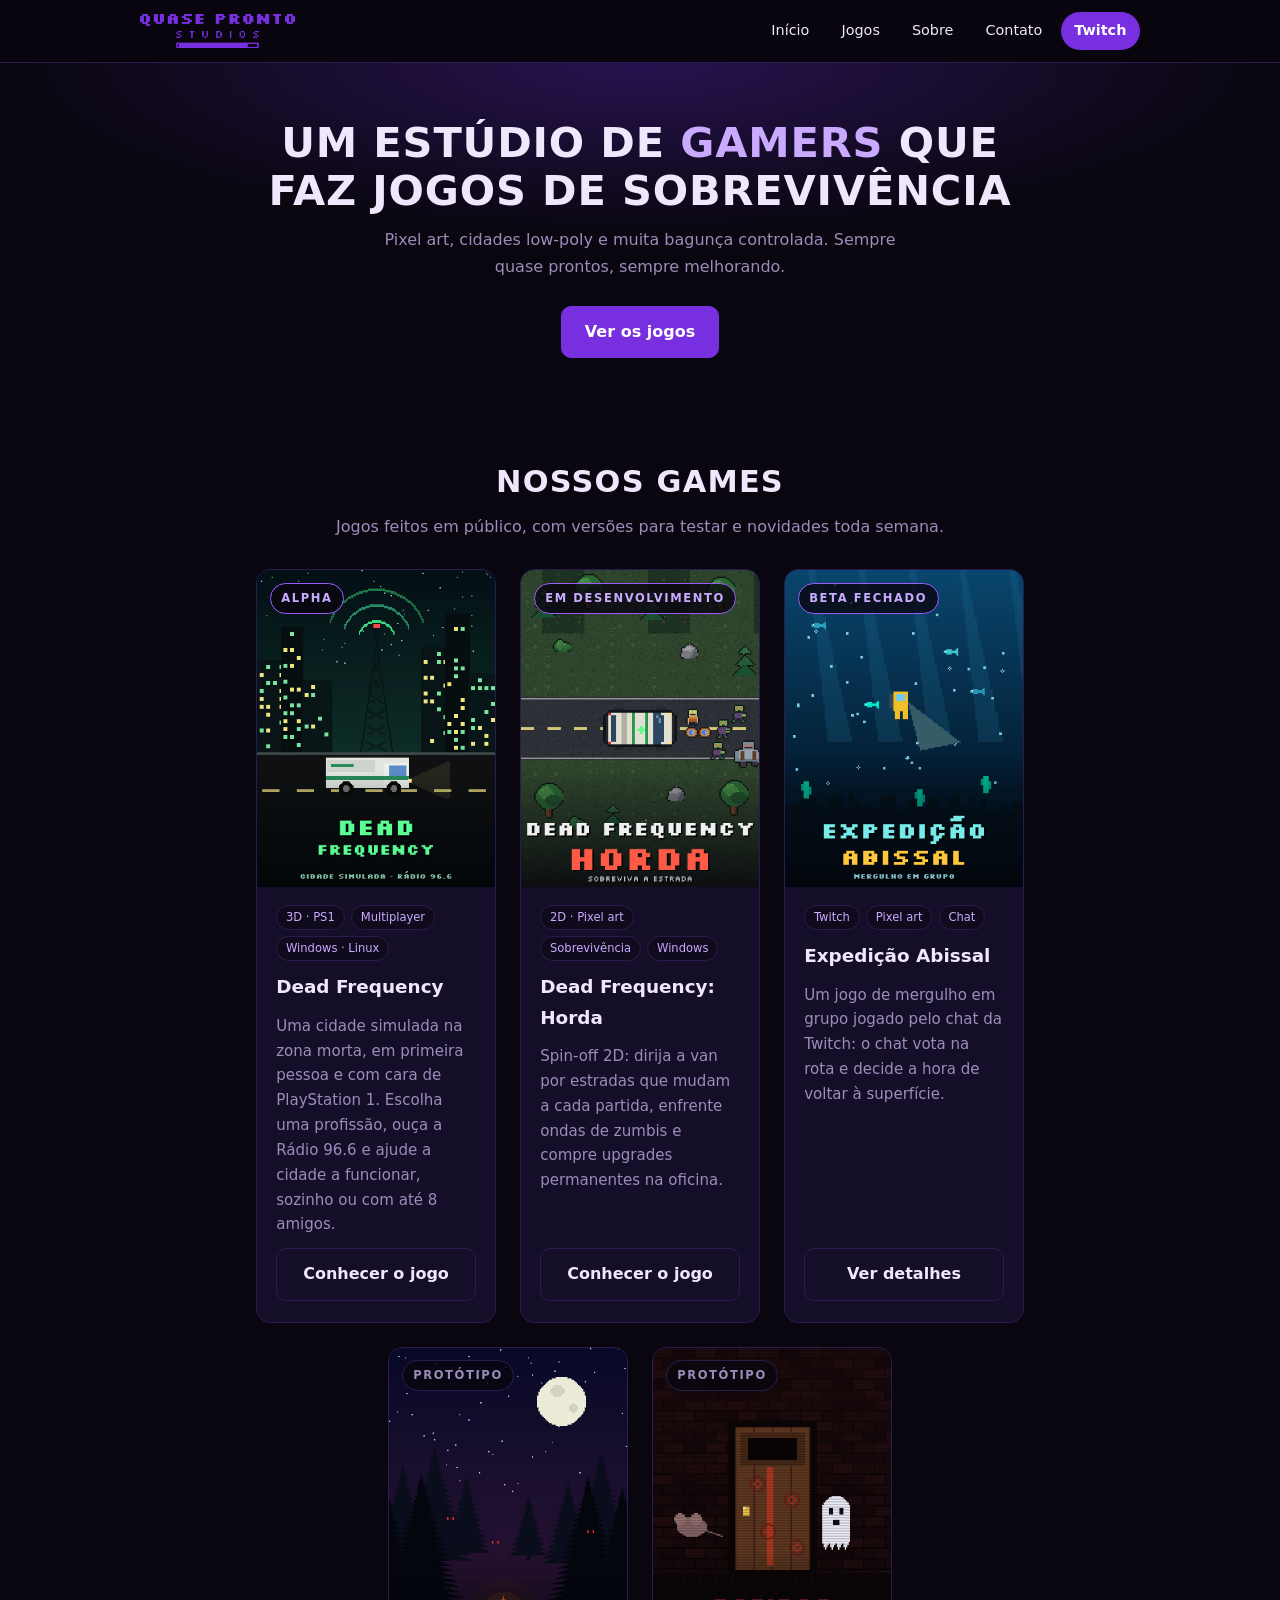
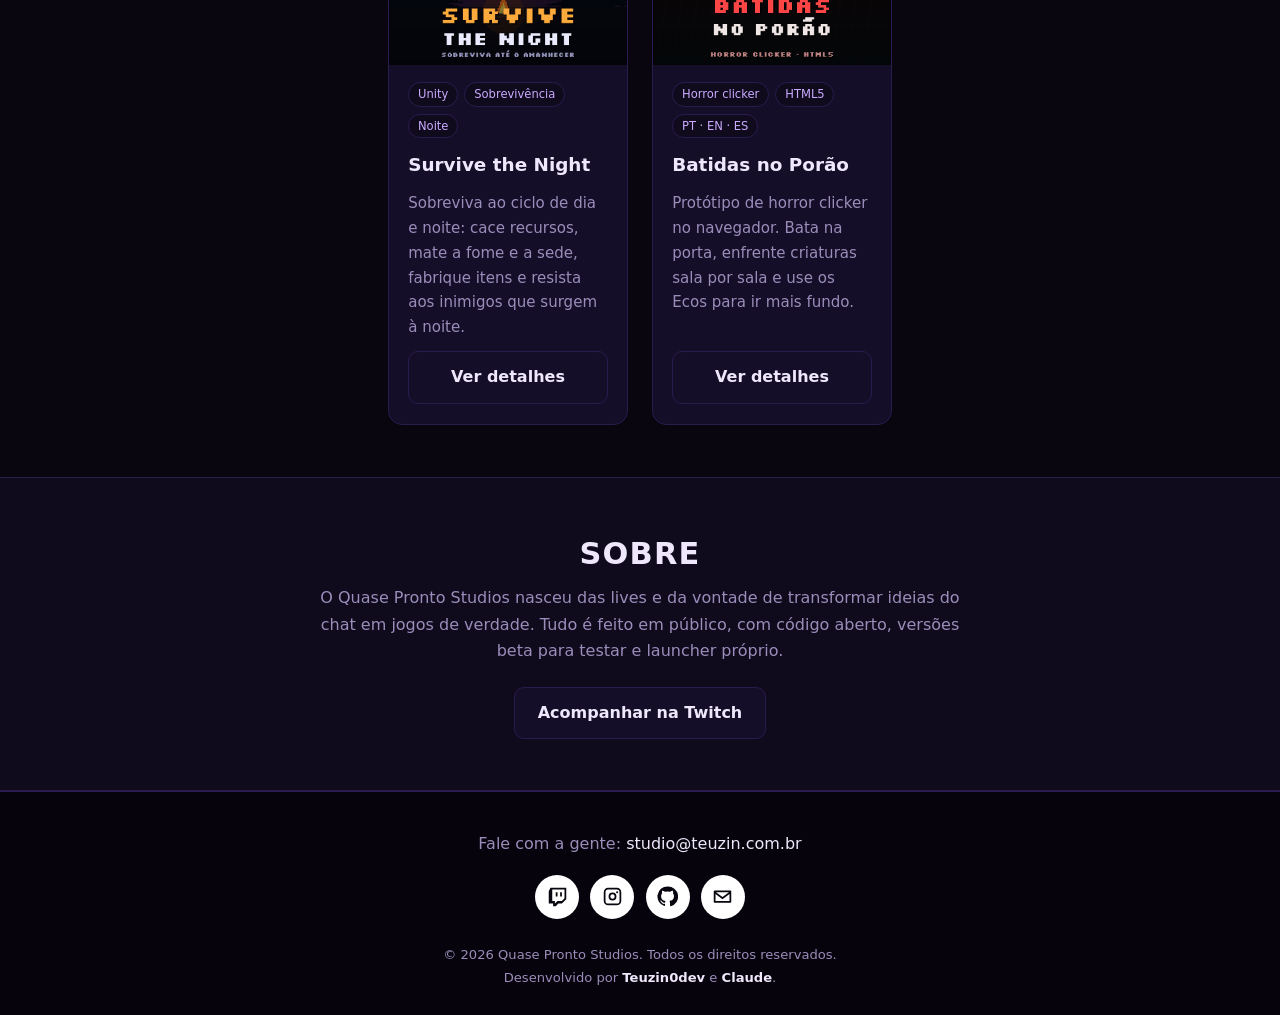
<file: index.html>
<!doctype html>
<html lang="pt-BR">
<head>
<meta charset="utf-8">
<meta name="viewport" content="width=device-width,initial-scale=1">
<title>Quase Pronto Studios — jogos indie</title>
<meta name="description" content="Quase Pronto Studios: estúdio indie de jogos feitos com Godot. Dead Frequency e Dead Frequency: Horda.">
<link rel="canonical" href="https://studios.teuzin.com.br/">
<link rel="icon" href="assets/quase-pronto-icone.png">
<meta property="og:type" content="website">
<meta property="og:title" content="Quase Pronto Studios">
<meta property="og:description" content="Estúdio indie de jogos. Sempre quase prontos, sempre melhorando.">
<meta property="og:image" content="https://studios.teuzin.com.br/assets/capa-horda.jpg">
<link rel="stylesheet" href="assets/style.css">
</head>
<body>

<header class="top">
  <div class="wrap bar">
    <a class="brand" href="#inicio" aria-label="Quase Pronto Studios"><img src="assets/quase-pronto-logo.png" alt="Quase Pronto Studios"></a>
    <nav aria-label="Principal">
      <a href="#inicio">Início</a>
      <a href="#jogos">Jogos</a>
      <a href="#sobre">Sobre</a>
      <a href="#contato">Contato</a>
      <a class="cta" href="https://www.twitch.tv/teuzin0dev">Twitch</a>
    </nav>
  </div>
</header>


<main>
<div class="hero" id="inicio">
  <div class="wrap">
    <h1>Um estúdio de <em>gamers</em> que faz jogos de sobrevivência</h1>
    <p class="lead">Pixel art, cidades low-poly e muita bagunça controlada. Sempre quase prontos, sempre melhorando.</p>
    <a class="btn primary" href="#jogos">Ver os jogos</a>
  </div>
</div>

<section id="jogos">
  <div class="wrap">
    <h2 style="text-align:center">Nossos games</h2>
    <p class="sub" style="text-align:center">Jogos feitos em público, com versões para testar e novidades toda semana.</p>
    <div class="games">
      <article class="game">
        <div class="cover"><img src="assets/capa-dead-frequency.jpg" alt="Capa de Dead Frequency" loading="lazy"><span class="status">Alpha</span></div>
        <div class="info">
          <div class="tags"><span class="tag">3D · PS1</span><span class="tag">Multiplayer</span><span class="tag">Windows · Linux</span></div>
          <h3>Dead Frequency</h3>
          <p>Uma cidade simulada na zona morta, em primeira pessoa e com cara de PlayStation 1. Escolha uma profissão, ouça a Rádio 96.6 e ajude a cidade a funcionar, sozinho ou com até 8 amigos.</p>
          <a class="btn" href="https://studios.teuzin.com.br/dead-frequency/">Conhecer o jogo</a>
        </div>
      </article>
      <article class="game">
        <div class="cover"><img src="assets/capa-horda.jpg" alt="Capa de Dead Frequency: Horda" loading="lazy"><span class="status">Em desenvolvimento</span></div>
        <div class="info">
          <div class="tags"><span class="tag">2D · Pixel art</span><span class="tag">Sobrevivência</span><span class="tag">Windows</span></div>
          <h3>Dead Frequency: Horda</h3>
          <p>Spin-off 2D: dirija a van por estradas que mudam a cada partida, enfrente ondas de zumbis e compre upgrades permanentes na oficina.</p>
          <a class="btn" href="https://studios.teuzin.com.br/df-horda/">Conhecer o jogo</a>
        </div>
      </article>
      
      <article class="game">
        <div class="cover"><img src="assets/capa-expedicao-abissal.jpg" alt="Capa de Expedição Abissal" loading="lazy"><span class="status">Beta fechado</span></div>
        <div class="info">
          <div class="tags"><span class="tag">Twitch</span><span class="tag">Pixel art</span><span class="tag">Chat</span></div>
          <h3>Expedição Abissal</h3>
          <p>Um jogo de mergulho em grupo jogado pelo chat da Twitch: o chat vota na rota e decide a hora de voltar à superfície.</p>
          <a class="btn" href="expedicao-abissal/">Ver detalhes</a>
        </div>
      </article>
      <article class="game">
        <div class="cover"><img src="assets/capa-survive-the-night.jpg" alt="Capa de Survive the Night" loading="lazy"><span class="status soon">Protótipo</span></div>
        <div class="info">
          <div class="tags"><span class="tag">Unity</span><span class="tag">Sobrevivência</span><span class="tag">Noite</span></div>
          <h3>Survive the Night</h3>
          <p>Sobreviva ao ciclo de dia e noite: cace recursos, mate a fome e a sede, fabrique itens e resista aos inimigos que surgem à noite.</p>
          <a class="btn" href="survive-the-night/">Ver detalhes</a>
        </div>
      </article>
      <article class="game">
        <div class="cover"><img src="assets/capa-batidas-no-porao.jpg" alt="Capa de Batidas no Porão" loading="lazy"><span class="status soon">Protótipo</span></div>
        <div class="info">
          <div class="tags"><span class="tag">Horror clicker</span><span class="tag">HTML5</span><span class="tag">PT · EN · ES</span></div>
          <h3>Batidas no Porão</h3>
          <p>Protótipo de horror clicker no navegador. Bata na porta, enfrente criaturas sala por sala e use os Ecos para ir mais fundo.</p>
          <a class="btn" href="batidas-no-porao/">Ver detalhes</a>
        </div>
      </article>
      
    </div>
  </div>
</section>

<section class="alt" id="sobre">
  <div class="wrap about">
    <h2>Sobre</h2>
    <p>O Quase Pronto Studios nasceu das lives e da vontade de transformar ideias do chat em jogos de verdade. Tudo é feito em público, com código aberto, versões beta para testar e launcher próprio.</p>
    <a class="btn" href="https://www.twitch.tv/teuzin0dev">Acompanhar na Twitch</a>
  </div>
</section>
</main>

<footer id="contato">
  <div class="wrap">
    <p class="contact">Fale com a gente: <a href="mailto:studio@teuzin.com.br">studio@teuzin.com.br</a></p>
    <div class="social" aria-label="Redes sociais">
      <a href="https://www.twitch.tv/teuzin0dev" aria-label="Twitch" title="Twitch"><svg viewBox="0 0 24 24"><path d="M4 2 2 6v14h5v3h3l3-3h4l5-5V2H4Zm16 12-3 3h-5l-3 3v-3H6V4h14v10Zm-3-7h-2v5h2V7Zm-5 0h-2v5h2V7Z"/></svg></a>
      <a href="https://www.instagram.com/teuzin0dev" aria-label="Instagram" title="Instagram"><svg viewBox="0 0 24 24"><path d="M7 2h10a5 5 0 0 1 5 5v10a5 5 0 0 1-5 5H7a5 5 0 0 1-5-5V7a5 5 0 0 1 5-5Zm0 2a3 3 0 0 0-3 3v10a3 3 0 0 0 3 3h10a3 3 0 0 0 3-3V7a3 3 0 0 0-3-3H7Zm5 3.5A4.5 4.5 0 1 1 7.5 12 4.5 4.5 0 0 1 12 7.5Zm0 2A2.5 2.5 0 1 0 14.5 12 2.5 2.5 0 0 0 12 9.5ZM17.3 6a1.2 1.2 0 1 1-1.2 1.2A1.2 1.2 0 0 1 17.3 6Z"/></svg></a>
      <a href="https://github.com/QuaseProntoStudios" aria-label="GitHub" title="GitHub"><svg viewBox="0 0 24 24"><path d="M12 .5a11.5 11.5 0 0 0-3.64 22.41c.58.1.79-.25.79-.56v-2c-3.2.7-3.88-1.37-3.88-1.37-.52-1.33-1.28-1.69-1.28-1.69-1.05-.72.08-.7.08-.7 1.16.08 1.77 1.19 1.77 1.19 1.03 1.77 2.7 1.26 3.36.96.1-.75.4-1.26.73-1.55-2.55-.29-5.24-1.28-5.24-5.69 0-1.26.45-2.28 1.19-3.09-.12-.29-.52-1.46.11-3.05 0 0 .97-.31 3.17 1.18a11 11 0 0 1 5.77 0c2.2-1.49 3.17-1.18 3.17-1.18.63 1.59.23 2.76.11 3.05.74.81 1.19 1.83 1.19 3.09 0 4.42-2.69 5.39-5.25 5.68.41.36.78 1.06.78 2.14v3.17c0 .31.21.67.8.56A11.5 11.5 0 0 0 12 .5Z"/></svg></a>
      <a href="mailto:studio@teuzin.com.br" aria-label="E-mail" title="E-mail"><svg viewBox="0 0 24 24"><path d="M3 5h18a1 1 0 0 1 1 1v12a1 1 0 0 1-1 1H3a1 1 0 0 1-1-1V6a1 1 0 0 1 1-1Zm1.6 2L12 12.6 19.4 7H4.6ZM4 17h16V9.2l-8 6-8-6V17Z"/></svg></a>
    </div>
    <div class="credits">© 2026 Quase Pronto Studios. Todos os direitos reservados.<br>Desenvolvido por <b>Teuzin0dev</b> e <b>Claude</b>.</div>
  </div>
</footer>
</body>
</html>
</file>
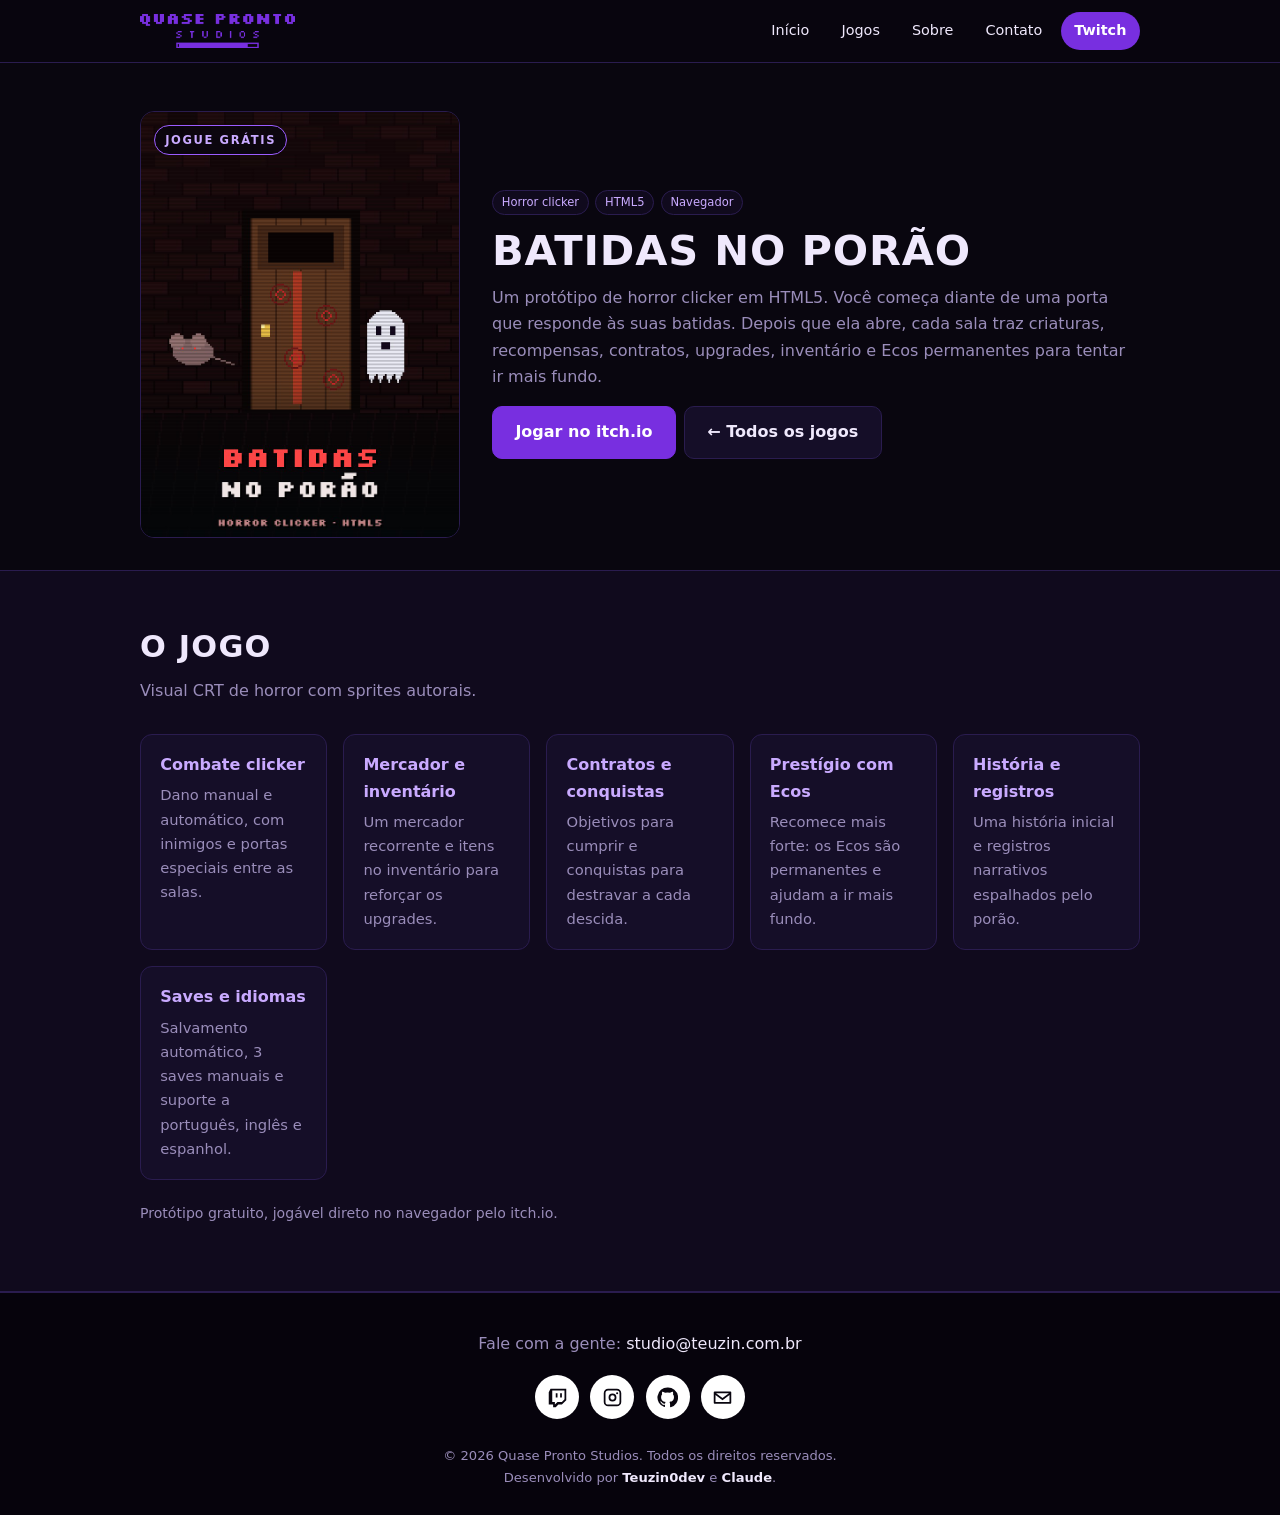
<file: batidas-no-porao/index.html>
<!doctype html>
<html lang="pt-BR">
<head>
<meta charset="utf-8">
<meta name="viewport" content="width=device-width,initial-scale=1">
<title>Batidas no Porão — Quase Pronto Studios</title>
<meta name="description" content="Protótipo de horror clicker em HTML5. Quase Pronto Studios.">
<link rel="canonical" href="https://studios.teuzin.com.br/batidas-no-porao/">
<link rel="icon" href="/assets/quase-pronto-icone.png">
<meta property="og:type" content="website">
<meta property="og:title" content="Batidas no Porão — Quase Pronto Studios">
<meta property="og:description" content="Protótipo de horror clicker em HTML5. Quase Pronto Studios.">
<meta property="og:image" content="https://studios.teuzin.com.br/assets/capa-batidas-no-porao.jpg">
<link rel="stylesheet" href="/assets/style.css">
</head>
<body>
<header class="top">
  <div class="wrap bar">
    <a class="brand" href="/" aria-label="Quase Pronto Studios"><img src="/assets/quase-pronto-logo.png" alt="Quase Pronto Studios"></a>
    <nav aria-label="Principal">
      <a href="/">Início</a>
      <a href="/#jogos">Jogos</a>
      <a href="/#sobre">Sobre</a>
      <a href="#contato">Contato</a>
      <a class="cta" href="https://www.twitch.tv/teuzin0dev">Twitch</a>
    </nav>
  </div>
</header>

<main>
<div class="wrap page-hero">
  <div class="cover"><img src="/assets/capa-batidas-no-porao.jpg" alt="Capa de Batidas no Porão"><span class="status">Jogue grátis</span></div>
  <div>
    <div class="tags" style="margin-bottom:.8rem"><span class="tag">Horror clicker</span><span class="tag">HTML5</span><span class="tag">Navegador</span></div>
    <h1>Batidas no Porão</h1>
    <p>Um protótipo de horror clicker em HTML5. Você começa diante de uma porta que responde às suas batidas. Depois que ela abre, cada sala traz criaturas, recompensas, contratos, upgrades, inventário e Ecos permanentes para tentar ir mais fundo.</p>
    <a class="btn primary" href="https://teuzin0dev.itch.io/batidas-no-porao" style="margin-right:.5rem">Jogar no itch.io</a><a class="btn" href="/#jogos">← Todos os jogos</a>
  </div>
</div>
<section class="alt">
  <div class="wrap">
    <h2>O jogo</h2>
    <p class="sub">Visual CRT de horror com sprites autorais.</p>
    <div class="feat"><div><h3>Combate clicker</h3><p>Dano manual e automático, com inimigos e portas especiais entre as salas.</p></div><div><h3>Mercador e inventário</h3><p>Um mercador recorrente e itens no inventário para reforçar os upgrades.</p></div><div><h3>Contratos e conquistas</h3><p>Objetivos para cumprir e conquistas para destravar a cada descida.</p></div><div><h3>Prestígio com Ecos</h3><p>Recomece mais forte: os Ecos são permanentes e ajudam a ir mais fundo.</p></div><div><h3>História e registros</h3><p>Uma história inicial e registros narrativos espalhados pelo porão.</p></div><div><h3>Saves e idiomas</h3><p>Salvamento automático, 3 saves manuais e suporte a português, inglês e espanhol.</p></div></div>
    <p class="note">Protótipo gratuito, jogável direto no navegador pelo itch.io.</p>
  </div>
</section>
</main>
<footer id="contato">
  <div class="wrap">
    <p class="contact">Fale com a gente: <a href="mailto:studio@teuzin.com.br">studio@teuzin.com.br</a></p>
    <div class="social" aria-label="Redes sociais">
      <a href="https://www.twitch.tv/teuzin0dev" aria-label="Twitch" title="Twitch"><svg viewBox="0 0 24 24"><path d="M4 2 2 6v14h5v3h3l3-3h4l5-5V2H4Zm16 12-3 3h-5l-3 3v-3H6V4h14v10Zm-3-7h-2v5h2V7Zm-5 0h-2v5h2V7Z"/></svg></a>
      <a href="https://www.instagram.com/teuzin0dev" aria-label="Instagram" title="Instagram"><svg viewBox="0 0 24 24"><path d="M7 2h10a5 5 0 0 1 5 5v10a5 5 0 0 1-5 5H7a5 5 0 0 1-5-5V7a5 5 0 0 1 5-5Zm0 2a3 3 0 0 0-3 3v10a3 3 0 0 0 3 3h10a3 3 0 0 0 3-3V7a3 3 0 0 0-3-3H7Zm5 3.5A4.5 4.5 0 1 1 7.5 12 4.5 4.5 0 0 1 12 7.5Zm0 2A2.5 2.5 0 1 0 14.5 12 2.5 2.5 0 0 0 12 9.5ZM17.3 6a1.2 1.2 0 1 1-1.2 1.2A1.2 1.2 0 0 1 17.3 6Z"/></svg></a>
      <a href="https://github.com/QuaseProntoStudios" aria-label="GitHub" title="GitHub"><svg viewBox="0 0 24 24"><path d="M12 .5a11.5 11.5 0 0 0-3.64 22.41c.58.1.79-.25.79-.56v-2c-3.2.7-3.88-1.37-3.88-1.37-.52-1.33-1.28-1.69-1.28-1.69-1.05-.72.08-.7.08-.7 1.16.08 1.77 1.19 1.77 1.19 1.03 1.77 2.7 1.26 3.36.96.1-.75.4-1.26.73-1.55-2.55-.29-5.24-1.28-5.24-5.69 0-1.26.45-2.28 1.19-3.09-.12-.29-.52-1.46.11-3.05 0 0 .97-.31 3.17 1.18a11 11 0 0 1 5.77 0c2.2-1.49 3.17-1.18 3.17-1.18.63 1.59.23 2.76.11 3.05.74.81 1.19 1.83 1.19 3.09 0 4.42-2.69 5.39-5.25 5.68.41.36.78 1.06.78 2.14v3.17c0 .31.21.67.8.56A11.5 11.5 0 0 0 12 .5Z"/></svg></a>
      <a href="mailto:studio@teuzin.com.br" aria-label="E-mail" title="E-mail"><svg viewBox="0 0 24 24"><path d="M3 5h18a1 1 0 0 1 1 1v12a1 1 0 0 1-1 1H3a1 1 0 0 1-1-1V6a1 1 0 0 1 1-1Zm1.6 2L12 12.6 19.4 7H4.6ZM4 17h16V9.2l-8 6-8-6V17Z"/></svg></a>
    </div>
    <div class="credits">© 2026 Quase Pronto Studios. Todos os direitos reservados.<br>Desenvolvido por <b>Teuzin0dev</b> e <b>Claude</b>.</div>
  </div>
</footer>
</body>
</html>
</file>
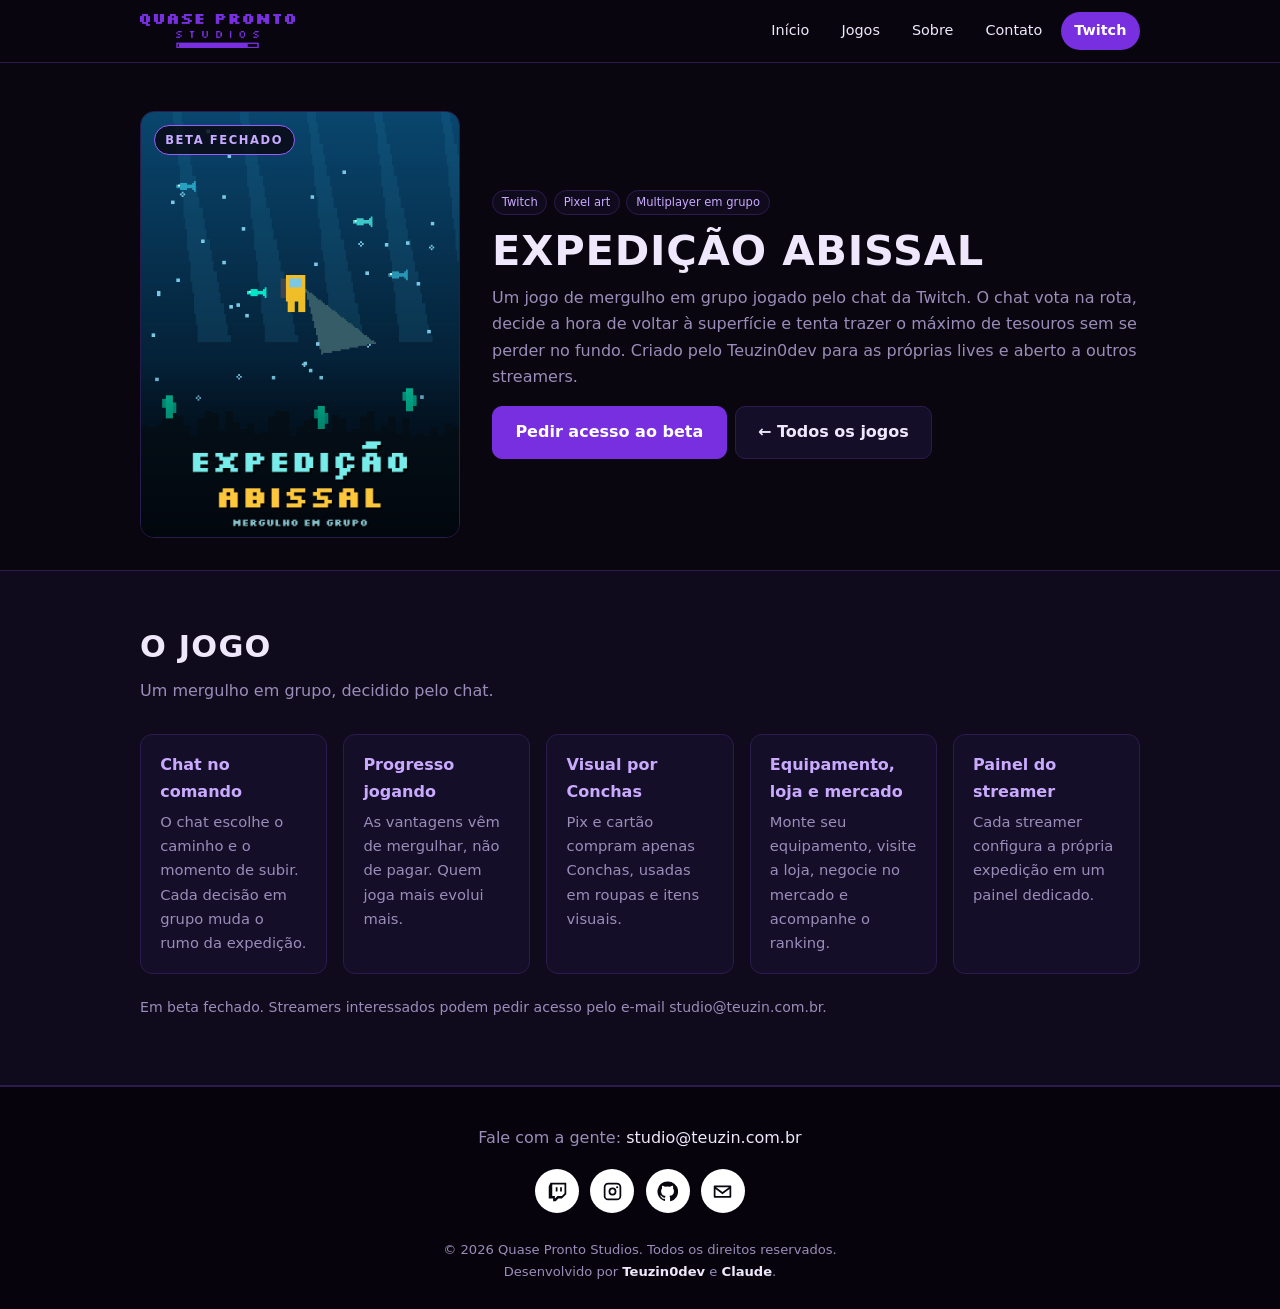
<file: expedicao-abissal/index.html>
<!doctype html>
<html lang="pt-BR">
<head>
<meta charset="utf-8">
<meta name="viewport" content="width=device-width,initial-scale=1">
<title>Expedição Abissal — Quase Pronto Studios</title>
<meta name="description" content="Um jogo de mergulho em grupo jogado pelo chat da Twitch. Quase Pronto Studios.">
<link rel="canonical" href="https://studios.teuzin.com.br/expedicao-abissal/">
<link rel="icon" href="/assets/quase-pronto-icone.png">
<meta property="og:type" content="website">
<meta property="og:title" content="Expedição Abissal — Quase Pronto Studios">
<meta property="og:description" content="Um jogo de mergulho em grupo jogado pelo chat da Twitch. Quase Pronto Studios.">
<meta property="og:image" content="https://studios.teuzin.com.br/assets/capa-expedicao-abissal.jpg">
<link rel="stylesheet" href="/assets/style.css">
</head>
<body>
<header class="top">
  <div class="wrap bar">
    <a class="brand" href="/" aria-label="Quase Pronto Studios"><img src="/assets/quase-pronto-logo.png" alt="Quase Pronto Studios"></a>
    <nav aria-label="Principal">
      <a href="/">Início</a>
      <a href="/#jogos">Jogos</a>
      <a href="/#sobre">Sobre</a>
      <a href="#contato">Contato</a>
      <a class="cta" href="https://www.twitch.tv/teuzin0dev">Twitch</a>
    </nav>
  </div>
</header>

<main>
<div class="wrap page-hero">
  <div class="cover"><img src="/assets/capa-expedicao-abissal.jpg" alt="Capa de Expedição Abissal"><span class="status">Beta fechado</span></div>
  <div>
    <div class="tags" style="margin-bottom:.8rem"><span class="tag">Twitch</span><span class="tag">Pixel art</span><span class="tag">Multiplayer em grupo</span></div>
    <h1>Expedição Abissal</h1>
    <p>Um jogo de mergulho em grupo jogado pelo chat da Twitch. O chat vota na rota, decide a hora de voltar à superfície e tenta trazer o máximo de tesouros sem se perder no fundo. Criado pelo Teuzin0dev para as próprias lives e aberto a outros streamers.</p>
    <a class="btn primary" href="mailto:studio@teuzin.com.br?subject=Beta%20Expedi%C3%A7%C3%A3o%20Abissal" style="margin-right:.5rem">Pedir acesso ao beta</a><a class="btn" href="/#jogos">← Todos os jogos</a>
  </div>
</div>
<section class="alt">
  <div class="wrap">
    <h2>O jogo</h2>
    <p class="sub">Um mergulho em grupo, decidido pelo chat.</p>
    <div class="feat"><div><h3>Chat no comando</h3><p>O chat escolhe o caminho e o momento de subir. Cada decisão em grupo muda o rumo da expedição.</p></div><div><h3>Progresso jogando</h3><p>As vantagens vêm de mergulhar, não de pagar. Quem joga mais evolui mais.</p></div><div><h3>Visual por Conchas</h3><p>Pix e cartão compram apenas Conchas, usadas em roupas e itens visuais.</p></div><div><h3>Equipamento, loja e mercado</h3><p>Monte seu equipamento, visite a loja, negocie no mercado e acompanhe o ranking.</p></div><div><h3>Painel do streamer</h3><p>Cada streamer configura a própria expedição em um painel dedicado.</p></div></div>
    <p class="note">Em beta fechado. Streamers interessados podem pedir acesso pelo e-mail studio@teuzin.com.br.</p>
  </div>
</section>
</main>
<footer id="contato">
  <div class="wrap">
    <p class="contact">Fale com a gente: <a href="mailto:studio@teuzin.com.br">studio@teuzin.com.br</a></p>
    <div class="social" aria-label="Redes sociais">
      <a href="https://www.twitch.tv/teuzin0dev" aria-label="Twitch" title="Twitch"><svg viewBox="0 0 24 24"><path d="M4 2 2 6v14h5v3h3l3-3h4l5-5V2H4Zm16 12-3 3h-5l-3 3v-3H6V4h14v10Zm-3-7h-2v5h2V7Zm-5 0h-2v5h2V7Z"/></svg></a>
      <a href="https://www.instagram.com/teuzin0dev" aria-label="Instagram" title="Instagram"><svg viewBox="0 0 24 24"><path d="M7 2h10a5 5 0 0 1 5 5v10a5 5 0 0 1-5 5H7a5 5 0 0 1-5-5V7a5 5 0 0 1 5-5Zm0 2a3 3 0 0 0-3 3v10a3 3 0 0 0 3 3h10a3 3 0 0 0 3-3V7a3 3 0 0 0-3-3H7Zm5 3.5A4.5 4.5 0 1 1 7.5 12 4.5 4.5 0 0 1 12 7.5Zm0 2A2.5 2.5 0 1 0 14.5 12 2.5 2.5 0 0 0 12 9.5ZM17.3 6a1.2 1.2 0 1 1-1.2 1.2A1.2 1.2 0 0 1 17.3 6Z"/></svg></a>
      <a href="https://github.com/QuaseProntoStudios" aria-label="GitHub" title="GitHub"><svg viewBox="0 0 24 24"><path d="M12 .5a11.5 11.5 0 0 0-3.64 22.41c.58.1.79-.25.79-.56v-2c-3.2.7-3.88-1.37-3.88-1.37-.52-1.33-1.28-1.69-1.28-1.69-1.05-.72.08-.7.08-.7 1.16.08 1.77 1.19 1.77 1.19 1.03 1.77 2.7 1.26 3.36.96.1-.75.4-1.26.73-1.55-2.55-.29-5.24-1.28-5.24-5.69 0-1.26.45-2.28 1.19-3.09-.12-.29-.52-1.46.11-3.05 0 0 .97-.31 3.17 1.18a11 11 0 0 1 5.77 0c2.2-1.49 3.17-1.18 3.17-1.18.63 1.59.23 2.76.11 3.05.74.81 1.19 1.83 1.19 3.09 0 4.42-2.69 5.39-5.25 5.68.41.36.78 1.06.78 2.14v3.17c0 .31.21.67.8.56A11.5 11.5 0 0 0 12 .5Z"/></svg></a>
      <a href="mailto:studio@teuzin.com.br" aria-label="E-mail" title="E-mail"><svg viewBox="0 0 24 24"><path d="M3 5h18a1 1 0 0 1 1 1v12a1 1 0 0 1-1 1H3a1 1 0 0 1-1-1V6a1 1 0 0 1 1-1Zm1.6 2L12 12.6 19.4 7H4.6ZM4 17h16V9.2l-8 6-8-6V17Z"/></svg></a>
    </div>
    <div class="credits">© 2026 Quase Pronto Studios. Todos os direitos reservados.<br>Desenvolvido por <b>Teuzin0dev</b> e <b>Claude</b>.</div>
  </div>
</footer>
</body>
</html>
</file>
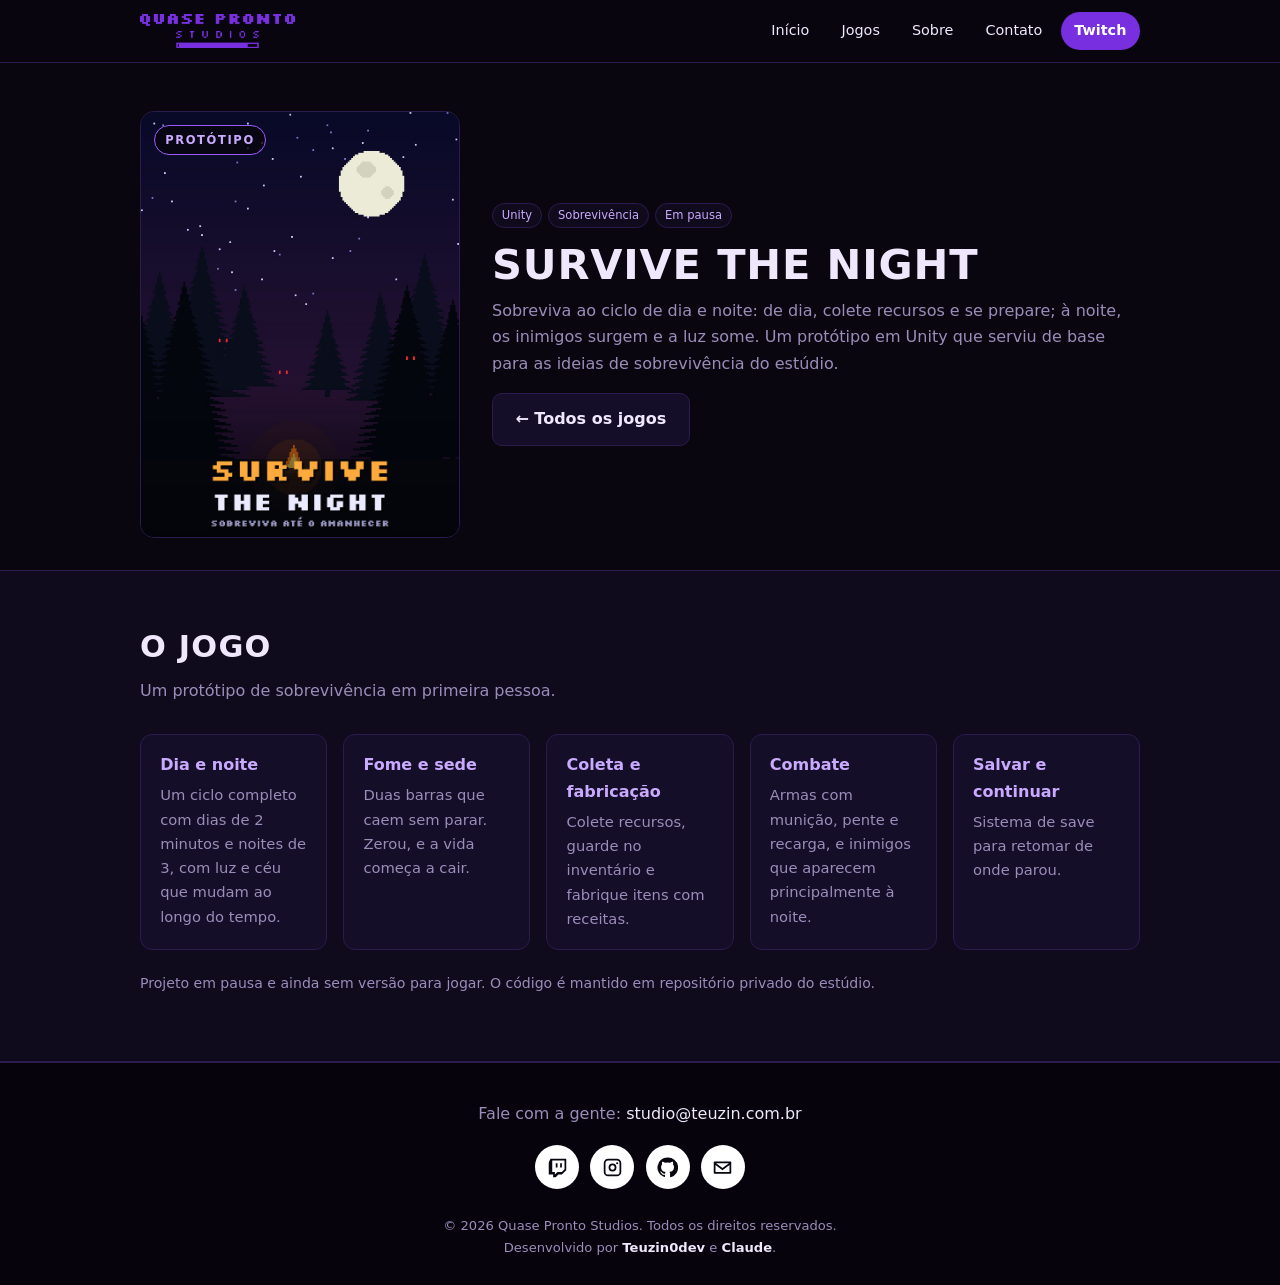
<file: survive-the-night/index.html>
<!doctype html>
<html lang="pt-BR">
<head>
<meta charset="utf-8">
<meta name="viewport" content="width=device-width,initial-scale=1">
<title>Survive the Night — Quase Pronto Studios</title>
<meta name="description" content="Jogo de sobrevivência em Unity com ciclo de dia e noite. Quase Pronto Studios.">
<link rel="canonical" href="https://studios.teuzin.com.br/survive-the-night/">
<link rel="icon" href="/assets/quase-pronto-icone.png">
<meta property="og:type" content="website">
<meta property="og:title" content="Survive the Night — Quase Pronto Studios">
<meta property="og:description" content="Jogo de sobrevivência em Unity com ciclo de dia e noite. Quase Pronto Studios.">
<meta property="og:image" content="https://studios.teuzin.com.br/assets/capa-survive-the-night.jpg">
<link rel="stylesheet" href="/assets/style.css">
</head>
<body>
<header class="top">
  <div class="wrap bar">
    <a class="brand" href="/" aria-label="Quase Pronto Studios"><img src="/assets/quase-pronto-logo.png" alt="Quase Pronto Studios"></a>
    <nav aria-label="Principal">
      <a href="/">Início</a>
      <a href="/#jogos">Jogos</a>
      <a href="/#sobre">Sobre</a>
      <a href="#contato">Contato</a>
      <a class="cta" href="https://www.twitch.tv/teuzin0dev">Twitch</a>
    </nav>
  </div>
</header>

<main>
<div class="wrap page-hero">
  <div class="cover"><img src="/assets/capa-survive-the-night.jpg" alt="Capa de Survive the Night"><span class="status">Protótipo</span></div>
  <div>
    <div class="tags" style="margin-bottom:.8rem"><span class="tag">Unity</span><span class="tag">Sobrevivência</span><span class="tag">Em pausa</span></div>
    <h1>Survive the Night</h1>
    <p>Sobreviva ao ciclo de dia e noite: de dia, colete recursos e se prepare; à noite, os inimigos surgem e a luz some. Um protótipo em Unity que serviu de base para as ideias de sobrevivência do estúdio.</p>
    <a class="btn" href="/#jogos">← Todos os jogos</a>
  </div>
</div>
<section class="alt">
  <div class="wrap">
    <h2>O jogo</h2>
    <p class="sub">Um protótipo de sobrevivência em primeira pessoa.</p>
    <div class="feat"><div><h3>Dia e noite</h3><p>Um ciclo completo com dias de 2 minutos e noites de 3, com luz e céu que mudam ao longo do tempo.</p></div><div><h3>Fome e sede</h3><p>Duas barras que caem sem parar. Zerou, e a vida começa a cair.</p></div><div><h3>Coleta e fabricação</h3><p>Colete recursos, guarde no inventário e fabrique itens com receitas.</p></div><div><h3>Combate</h3><p>Armas com munição, pente e recarga, e inimigos que aparecem principalmente à noite.</p></div><div><h3>Salvar e continuar</h3><p>Sistema de save para retomar de onde parou.</p></div></div>
    <p class="note">Projeto em pausa e ainda sem versão para jogar. O código é mantido em repositório privado do estúdio.</p>
  </div>
</section>
</main>
<footer id="contato">
  <div class="wrap">
    <p class="contact">Fale com a gente: <a href="mailto:studio@teuzin.com.br">studio@teuzin.com.br</a></p>
    <div class="social" aria-label="Redes sociais">
      <a href="https://www.twitch.tv/teuzin0dev" aria-label="Twitch" title="Twitch"><svg viewBox="0 0 24 24"><path d="M4 2 2 6v14h5v3h3l3-3h4l5-5V2H4Zm16 12-3 3h-5l-3 3v-3H6V4h14v10Zm-3-7h-2v5h2V7Zm-5 0h-2v5h2V7Z"/></svg></a>
      <a href="https://www.instagram.com/teuzin0dev" aria-label="Instagram" title="Instagram"><svg viewBox="0 0 24 24"><path d="M7 2h10a5 5 0 0 1 5 5v10a5 5 0 0 1-5 5H7a5 5 0 0 1-5-5V7a5 5 0 0 1 5-5Zm0 2a3 3 0 0 0-3 3v10a3 3 0 0 0 3 3h10a3 3 0 0 0 3-3V7a3 3 0 0 0-3-3H7Zm5 3.5A4.5 4.5 0 1 1 7.5 12 4.5 4.5 0 0 1 12 7.5Zm0 2A2.5 2.5 0 1 0 14.5 12 2.5 2.5 0 0 0 12 9.5ZM17.3 6a1.2 1.2 0 1 1-1.2 1.2A1.2 1.2 0 0 1 17.3 6Z"/></svg></a>
      <a href="https://github.com/QuaseProntoStudios" aria-label="GitHub" title="GitHub"><svg viewBox="0 0 24 24"><path d="M12 .5a11.5 11.5 0 0 0-3.64 22.41c.58.1.79-.25.79-.56v-2c-3.2.7-3.88-1.37-3.88-1.37-.52-1.33-1.28-1.69-1.28-1.69-1.05-.72.08-.7.08-.7 1.16.08 1.77 1.19 1.77 1.19 1.03 1.77 2.7 1.26 3.36.96.1-.75.4-1.26.73-1.55-2.55-.29-5.24-1.28-5.24-5.69 0-1.26.45-2.28 1.19-3.09-.12-.29-.52-1.46.11-3.05 0 0 .97-.31 3.17 1.18a11 11 0 0 1 5.77 0c2.2-1.49 3.17-1.18 3.17-1.18.63 1.59.23 2.76.11 3.05.74.81 1.19 1.83 1.19 3.09 0 4.42-2.69 5.39-5.25 5.68.41.36.78 1.06.78 2.14v3.17c0 .31.21.67.8.56A11.5 11.5 0 0 0 12 .5Z"/></svg></a>
      <a href="mailto:studio@teuzin.com.br" aria-label="E-mail" title="E-mail"><svg viewBox="0 0 24 24"><path d="M3 5h18a1 1 0 0 1 1 1v12a1 1 0 0 1-1 1H3a1 1 0 0 1-1-1V6a1 1 0 0 1 1-1Zm1.6 2L12 12.6 19.4 7H4.6ZM4 17h16V9.2l-8 6-8-6V17Z"/></svg></a>
    </div>
    <div class="credits">© 2026 Quase Pronto Studios. Todos os direitos reservados.<br>Desenvolvido por <b>Teuzin0dev</b> e <b>Claude</b>.</div>
  </div>
</footer>
</body>
</html>
</file>
<file: assets/style.css>
:root{--bg:#09060f;--bg2:#100a1d;--panel:#150e28;--line:#2a1c4f;--p:#782fe0;--p2:#9b5cff;--pl:#c9aaff;--tx:#efe8fc;--dim:#9a8dba}
*{box-sizing:border-box}
html{scroll-behavior:smooth;scroll-padding-top:70px}
body{margin:0;background:var(--bg);color:var(--tx);font:16px/1.65 system-ui,-apple-system,"Segoe UI",Roboto,sans-serif;-webkit-font-smoothing:antialiased}
a{color:var(--pl)}img{max-width:100%;display:block}
.wrap{max-width:1040px;margin:0 auto;padding:0 1.25rem}

header.top{position:sticky;top:0;z-index:20;background:rgba(9,6,15,.85);backdrop-filter:blur(10px);border-bottom:1px solid var(--line)}
.bar{display:flex;align-items:center;justify-content:space-between;gap:1rem;height:62px}
.brand{display:flex;align-items:center;gap:.65rem;color:var(--tx);text-decoration:none;font-weight:700}
.brand img{width:34px;height:34px;border-radius:8px}
nav{display:flex;gap:.3rem;align-items:center}
nav a{color:var(--tx);text-decoration:none;font-size:.9rem;padding:.45rem .85rem;border-radius:999px;transition:.15s}
nav a:hover{background:var(--panel);color:var(--pl)}
nav a.cta{background:var(--p);color:#fff;font-weight:600}
nav a.cta:hover{background:var(--p2)}

.hero{padding:3.5rem 0 3rem;text-align:center;background:radial-gradient(ellipse 70% 70% at 50% 0,#27134f 0,transparent 72%)}
.hero img{width:min(300px,70%);margin:0 auto 1.1rem;filter:drop-shadow(0 10px 40px rgba(120,47,224,.4))}
h1{font-size:clamp(1.6rem,5vw,2.6rem);line-height:1.15;margin:0 auto .8rem;max-width:760px;text-transform:uppercase;letter-spacing:.02em}
h1 em{font-style:normal;color:var(--pl)}
.lead{max-width:560px;margin:0 auto 1.6rem;color:var(--dim)}
.btn{display:inline-block;padding:.75rem 1.4rem;border-radius:10px;font-weight:600;text-decoration:none;border:1px solid var(--line);color:var(--tx);background:var(--panel);transition:.15s}
.btn:hover{border-color:var(--p2);transform:translateY(-1px)}
.btn.primary{background:var(--p);border-color:var(--p);color:#fff}
.btn.primary:hover{background:var(--p2);border-color:var(--p2)}

section{padding:3.2rem 0}
section.alt{background:var(--bg2);border-block:1px solid var(--line)}
h2{font-size:clamp(1.4rem,4vw,1.9rem);margin:0 0 .4rem;text-transform:uppercase;letter-spacing:.04em}
.sub{color:var(--dim);margin:0 0 1.8rem}

.games{display:flex;flex-wrap:wrap;justify-content:center;gap:1.5rem;max-width:1100px;margin:0 auto}
.game{flex:0 1 240px;background:var(--panel);border:1px solid var(--line);border-radius:14px;overflow:hidden;display:flex;flex-direction:column;transition:.2s}
.game:hover{border-color:var(--p);transform:translateY(-4px);box-shadow:0 18px 50px rgba(120,47,224,.25)}
.cover{position:relative;aspect-ratio:3/4;overflow:hidden;background:#000}
.cover img{width:100%;height:100%;object-fit:cover}
.status{position:absolute;top:.8rem;left:.8rem;font-size:.72rem;font-weight:700;letter-spacing:.14em;text-transform:uppercase;padding:.3rem .65rem;border-radius:999px;background:rgba(9,6,15,.8);border:1px solid var(--p2);color:var(--pl)}
.info{padding:1.1rem 1.2rem 1.3rem;display:flex;flex-direction:column;gap:.7rem;flex:1}
.info h3{margin:0;font-size:1.15rem}
.info p{margin:0;color:var(--dim);font-size:.94rem;flex:1}
.tags{display:flex;gap:.4rem;flex-wrap:wrap}
.tag{font-size:.72rem;color:var(--pl);border:1px solid var(--line);padding:.12rem .55rem;border-radius:999px;background:var(--bg2)}
.info .btn{text-align:center}

.about{max-width:680px;margin:0 auto;text-align:center}
.about p{color:var(--dim);margin:.4rem 0 1.4rem}

footer{background:#06030c;border-top:1px solid var(--line);padding:2.4rem 0 1.6rem;text-align:center}
footer .contact{color:var(--dim);margin:0 0 1.1rem}
footer .contact a{color:var(--tx);text-decoration:none}
footer .contact a:hover{color:var(--pl)}
.social{display:flex;gap:.7rem;justify-content:center;margin-bottom:1.6rem}
.social a{display:inline-flex;align-items:center;justify-content:center;width:44px;height:44px;border-radius:50%;background:#fff;transition:.15s}
.social a:hover{background:var(--pl);transform:translateY(-3px)}
.social svg{width:21px;height:21px;fill:#09060f}
.credits{color:var(--dim);font-size:.82rem;line-height:1.7}
.credits b{color:var(--tx);font-weight:600}

@media(max-width:640px){nav a:not(.cta){display:none}}

.brand img{width:auto;height:34px;border-radius:0}
.status.soon{border-color:var(--line);color:var(--dim)}
.page-hero{display:grid;gap:2rem;grid-template-columns:minmax(0,320px) 1fr;align-items:center;padding:3rem 1.25rem 2rem}
.page-hero .cover{border-radius:14px;border:1px solid var(--line)}
.page-hero h1{text-align:left;margin:0 0 .6rem;max-width:none}
.page-hero p{color:var(--dim);margin:.4rem 0 1rem}
.feat{display:grid;gap:1rem;grid-template-columns:repeat(auto-fit,minmax(185px,1fr))}
.feat div{background:var(--panel);border:1px solid var(--line);border-radius:12px;padding:1.1rem 1.2rem}
.feat h3{margin:0 0 .3rem;font-size:1rem;color:var(--pl)}
.feat p{margin:0;color:var(--dim);font-size:.92rem}
.note{color:var(--dim);font-size:.88rem;margin-top:1.4rem}
@media(max-width:700px){.page-hero{grid-template-columns:1fr}.page-hero h1{text-align:center}.page-hero .cover{max-width:300px;margin:0 auto}.page-hero>div{text-align:center}}
@media(max-width:560px){.game{flex-basis:100%}}
</file>
